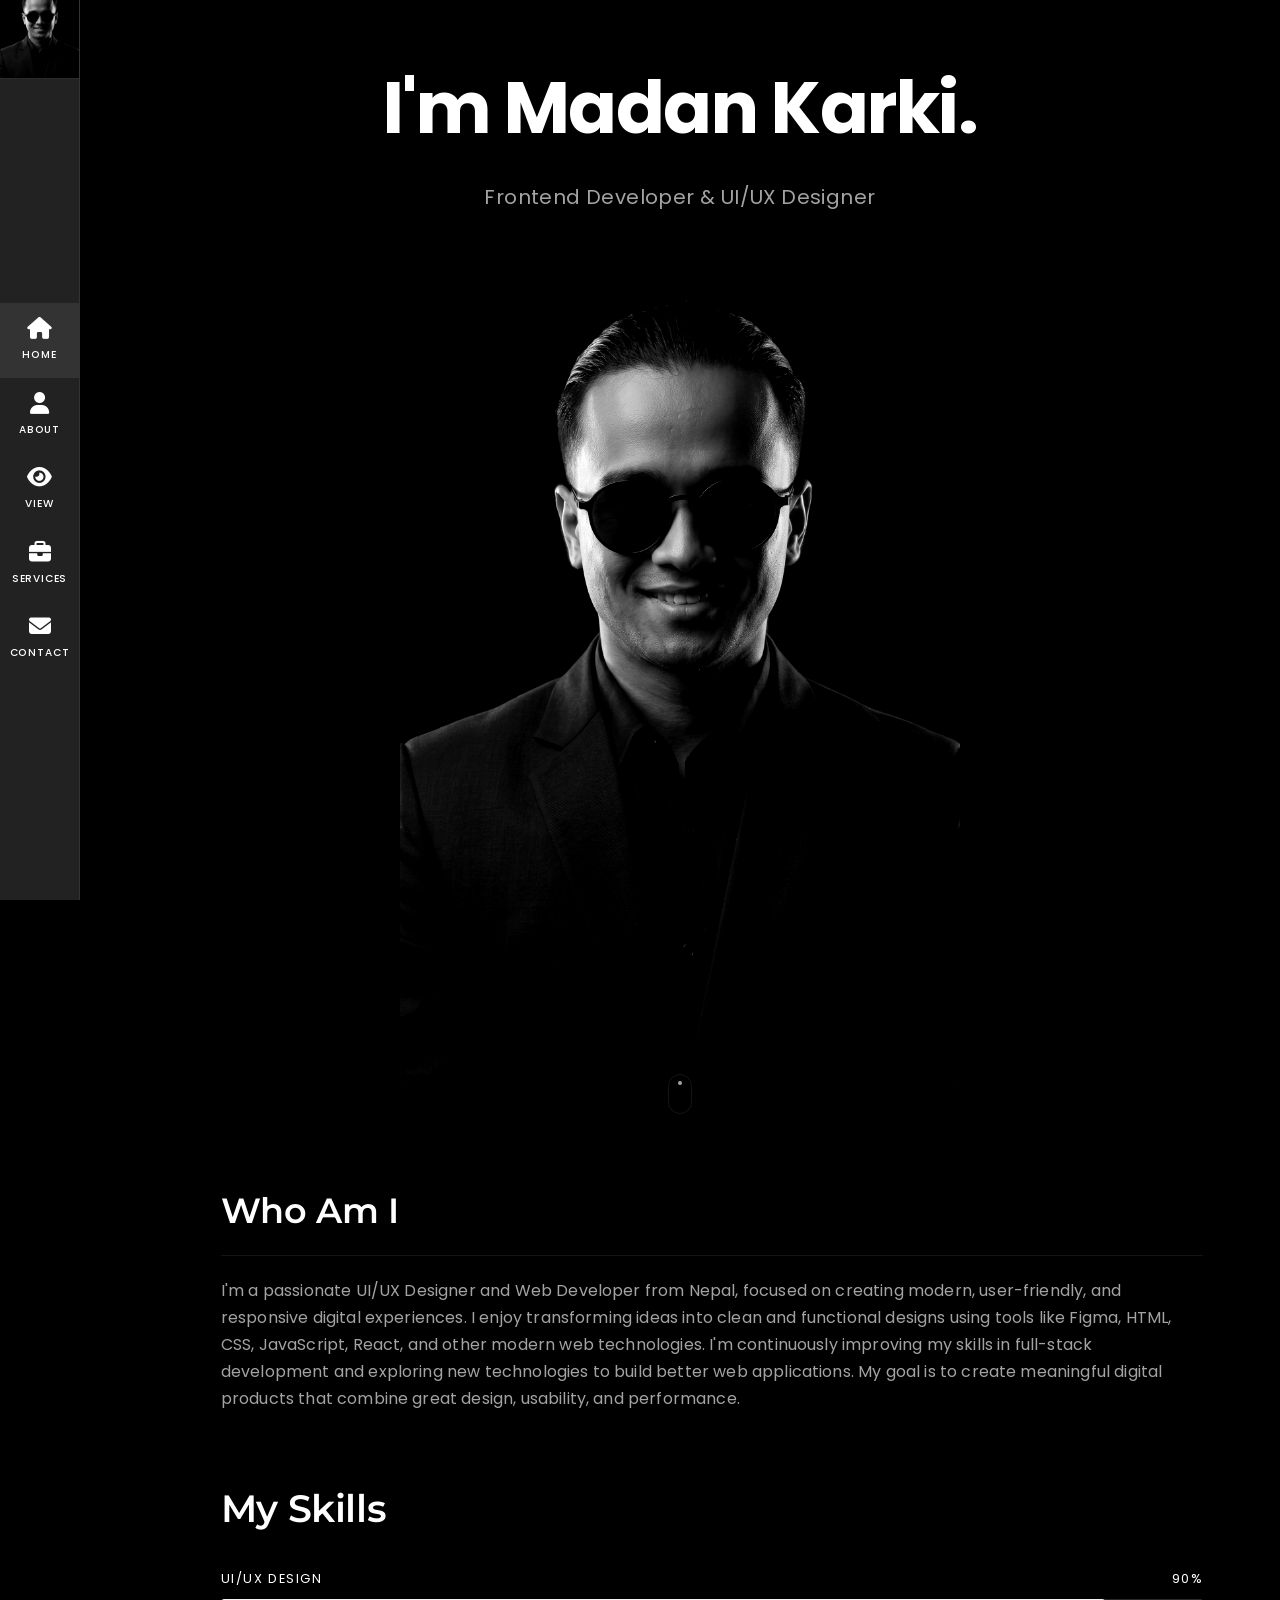
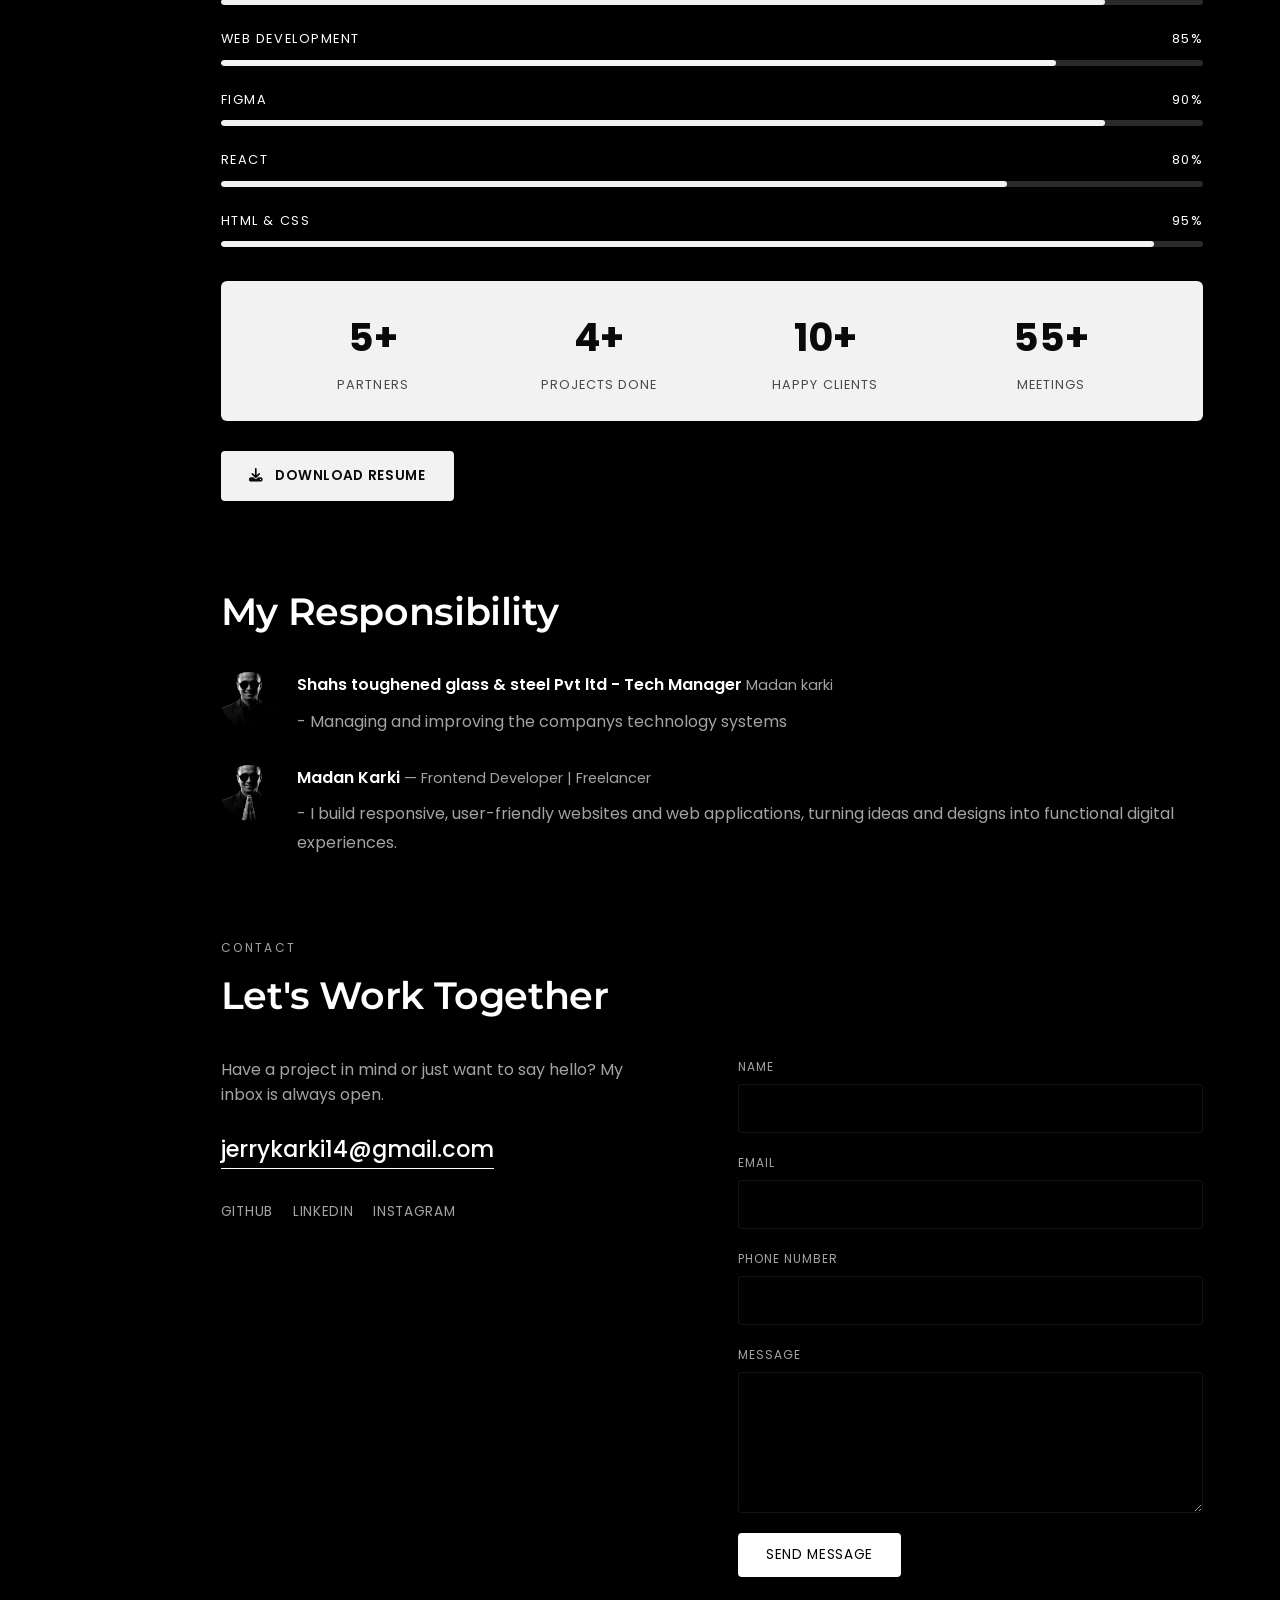
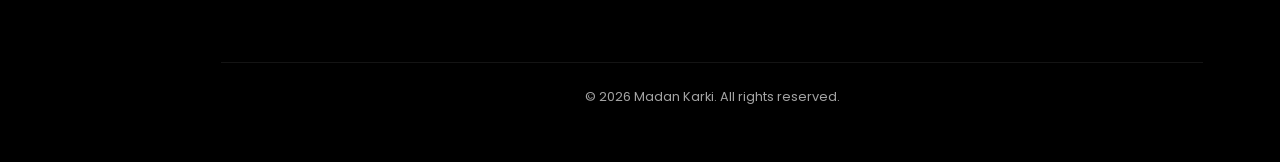
<file: index.html>
<!DOCTYPE html>
<html lang="en">

<head>
  <meta charset="UTF-8">
  <meta name="viewport" content="width=device-width, initial-scale=1.0">
  <title>Madan Karki | UI/UX Designer &amp; Frontend Developer</title>
  <script async src="https://pagead2.googlesyndication.com/pagead/js/adsbygoogle.js?client=ca-pub-5189875161219040"
    crossorigin="anonymous"></script>


  <meta name="description"
    content="Official portfolio of Madan Karki - UI/UX Designer & Frontend Developer from Nepal. Specializing in modern web design, responsive frontend development, and custom digital solutions.">
  <meta name="keywords"
    content="Madan Karki, UI/UX Designer, Frontend Developer, Web Developer Nepal, Figma Designer, Custom Software, Web Hosting">
  <meta name="author" content="Madan Karki">
  <meta name="robots" content="index, follow">

  <!-- Canonical & Social Previews -->
  <link rel="canonical" href="https://madankarki11.com.np/">
  <meta property="og:type" content="website">
  <meta property="og:title" content="Madan Karki | UI/UX Designer &amp; Frontend Developer">
  <meta property="og:description"
    content="Official portfolio of Madan Karki - UI/UX Designer & Frontend Developer from Nepal. Specializing in modern web design, responsive frontend development, and custom digital solutions.">
  <meta property="og:url" content="https://madankarki11.com.np/">
  <meta property="og:image" content="https://madankarki11.com.np/assets/images/profile.jpg">
  <meta name="twitter:card" content="summary_large_image">
  <meta name="twitter:title" content="Madan Karki | UI/UX Designer &amp; Frontend Developer">
  <meta name="twitter:description"
    content="Official portfolio of Madan Karki - UI/UX Designer & Frontend Developer from Nepal.">
  <meta name="twitter:image" content="https://madankarki11.com.np/assets/images/profile.jpg">

  <!-- Favicon -->
  <link rel="icon" type="image/jpeg" href="assets/images/profile.jpg">

  <!-- Fonts & Icons -->
  <link rel="preconnect" href="https://fonts.googleapis.com">
  <link rel="preconnect" href="https://fonts.gstatic.com" crossorigin>
  <link
    href="https://fonts.googleapis.com/css2?family=Montserrat:wght@400;500;600;700&family=Poppins:wght@300;400;500;600;700&display=swap"
    rel="stylesheet">
  <link rel="stylesheet" href="https://cdnjs.cloudflare.com/ajax/libs/font-awesome/6.5.1/css/all.min.css"
    integrity="sha512-DTOQO9RWCH3ppGqcWaEA1BIZOC6xxalwEsw9c2QQeAIftl+Vegovlnee1c9QX4TctnWMn13TZye+giMm8e2LwA=="
    crossorigin="anonymous" referrerpolicy="no-referrer">
  <link rel="stylesheet" href="css/styles.css?v=3.0">
</head>

<body>

  <!-- Sidebar Navigation -->
  <aside class="sidebar" id="sidebar">
    <div class="sidebar__profile">
      <img src="assets/images/profile.jpg" alt="Madan Karki profile photo" class="sidebar__profile-img">
    </div>
    <nav class="sidebar__nav" aria-label="Primary">
      <ul>
        <li>
          <a href="#home" class="nav-link active" data-section="home">
            <i class="nav-icon fa-solid fa-house"></i>
            <span>Home</span>
          </a>
        </li>
        <li>
          <a href="#about" class="nav-link" data-section="about">
            <i class="nav-icon fa-solid fa-user"></i>
            <span>About</span>
          </a>
        </li>
        <li>
          <a href="view.html" class="nav-link" data-section="projects">
            <i class="nav-icon fa-solid fa-eye"></i>
            <span>View</span>
          </a>
        </li>
        <li>
          <a href="services.html" class="nav-link" data-section="services">
            <i class="nav-icon fa-solid fa-briefcase"></i>
            <span>Services</span>
          </a>
        </li>
        <li>
          <a href="#contact" class="nav-link" data-section="contact">
            <i class="nav-icon fa-solid fa-envelope"></i>
            <span>Contact</span>
          </a>
        </li>
      </ul>
    </nav>
  </aside>

  <!-- Main Content -->
  <main class="main">

    <!-- Home / Hero Section -->
    <section id="home" class="section hero">
      <div class="hero__text">
        <h1 class="hero__title">I'm <span>Madan Karki.</span></h1>
        <p class="hero__subtitle">Frontend Developer &amp; UI/UX Designer</p>
      </div>
      <div class="hero__image-wrap" id="hero-image-wrap" role="button" tabindex="0" aria-label="Toggle portrait photo">
        <img src="assets/images/hero.jpg" alt="Portrait of Madan Karki" class="hero__image hero__image--primary"
          width="992" height="1108" loading="eager" decoding="async">
        <img src="assets/images/hover.jpg" alt="Portrait of Madan Karki greeting" class="hero__image hero__image--hover"
          width="992" height="1108" loading="eager" decoding="async">
      </div>
      <a href="#about" class="scroll-cue" aria-label="Scroll to About section">
        <span></span>
      </a>
    </section>

    <!-- Intro Section -->
    <section id="about" class="section intro">
      <div class="intro__inner">
        <h2 class="intro__heading">Who Am I</h2>
        <hr class="intro__divider">
        <p class="intro__text">
          I'm a passionate UI/UX Designer and Web Developer from Nepal, focused on creating modern,
          user-friendly, and responsive digital experiences. I enjoy transforming ideas into clean
          and functional designs using tools like Figma, HTML, CSS, JavaScript, React, and other
          modern web technologies. I'm continuously improving my skills in full-stack development
          and exploring new technologies to build better web applications. My goal is to create
          meaningful digital products that combine great design, usability, and performance.
        </p>
      </div>
    </section>

    <!-- Skills Section -->
    <section id="skills" class="section skills">
      <div class="section-header">
        <h2 class="section-title">My Skills</h2>
      </div>

      <div class="skills__bars">
        <div class="skill-bar">
          <div class="skill-bar__label">
            <span>UI/UX Design</span>
            <span>90%</span>
          </div>
          <div class="skill-bar__track">
            <div class="skill-bar__fill" style="width: 90%;"></div>
          </div>
        </div>

        <div class="skill-bar">
          <div class="skill-bar__label">
            <span>Web Development</span>
            <span>85%</span>
          </div>
          <div class="skill-bar__track">
            <div class="skill-bar__fill" style="width: 85%;"></div>
          </div>
        </div>

        <div class="skill-bar">
          <div class="skill-bar__label">
            <span>Figma</span>
            <span>90%</span>
          </div>
          <div class="skill-bar__track">
            <div class="skill-bar__fill" style="width: 90%;"></div>
          </div>
        </div>

        <div class="skill-bar">
          <div class="skill-bar__label">
            <span>React</span>
            <span>80%</span>
          </div>
          <div class="skill-bar__track">
            <div class="skill-bar__fill" style="width: 80%;"></div>
          </div>
        </div>

        <div class="skill-bar">
          <div class="skill-bar__label">
            <span>HTML &amp; CSS</span>
            <span>95%</span>
          </div>
          <div class="skill-bar__track">
            <div class="skill-bar__fill" style="width: 95%;"></div>
          </div>
        </div>
      </div>

      <div class="stats">
        <div class="stats__item">
          <span class="stats__number">5+</span>
          <span class="stats__label">Partners</span>
        </div>
        <div class="stats__item">
          <span class="stats__number">4+</span>
          <span class="stats__label">Projects Done</span>
        </div>
        <div class="stats__item">
          <span class="stats__number">10+</span>
          <span class="stats__label">Happy Clients</span>
        </div>
        <div class="stats__item">
          <span class="stats__number">55+</span>
          <span class="stats__label">Meetings</span>
        </div>
      </div>

      <a href="assets/documents/resume.pdf" class="btn-resume" download="Madan Karki - Cv.pdf">
        <i class="fa-solid fa-download"></i>
        <span>Download Resume</span>
      </a>
    </section>

    <!-- Reputation Section -->
    <section id="reputation" class="section reputation">
      <div class="section-header">
        <h2 class="section-title">My Responsibility</h2>
      </div>

      <div class="reputation__list">
        <article class="testimonial">
          <img src="assets/images/testimonial1.jpg" alt="Madan Karki" class="testimonial__avatar">
          <div class="testimonial__body">
            <p class="testimonial__meta"><span class="testimonial__name">Shahs toughened glass & steel Pvt ltd - Tech
                Manager</span>
              <span class="testimonial__position"> Madan karki</span>
            </p>
            <p class="testimonial__quote">- Managing and improving the companys technology systems</p>
          </div>
        </article>

        <article class="testimonial">
          <img src="assets/images/testimonial2.jpg" alt="Madan Karki" class="testimonial__avatar">
          <div class="testimonial__body">
            <p class="testimonial__meta"><span class="testimonial__name">Madan Karki</span> <span
                class="testimonial__position">— Frontend Developer | Freelancer</span></p>
            <p class="testimonial__quote">- I build responsive, user-friendly websites and web applications, turning
              ideas and designs into functional digital experiences.</p>
          </div>
        </article>
      </div>
    </section>


    <!-- Contact Section -->
    <section id="contact" class="section contact">
      <div class="section-header">
        <p class="section-kicker">Contact</p>
        <h2 class="section-title">Let's Work Together</h2>
      </div>

      <div class="contact__grid">
        <div class="contact__info">
          <p class="contact__lead">Have a project in mind or just want to say hello? My inbox is always open.</p>

          <a href="mailto:jerrykarki14@gmail.com" class="contact__email">jerrykarki14@gmail.com</a>

          <div class="socials">
            <a href="#" target="_blank" rel="noopener noreferrer" aria-label="GitHub">GitHub</a>
            <a href="https://www.linkedin.com/in/madan-karki-a8a885264/" target="_blank" rel="noopener noreferrer"
              aria-label="LinkedIn">LinkedIn</a>
            <a href="https://www.instagram.com/_madan11__/" target="_blank" rel="noopener noreferrer"
              aria-label="Instagram">Instagram</a>
          </div>
        </div>

        <form class="contact__form" id="contact-form" action="https://api.web3forms.com/submit" method="POST">
          <input type="hidden" name="access_key" id="access_key" value="31489a87-dd0b-47f9-937f-8198e674b238">
          <input type="hidden" name="subject" value="New Portfolio Contact Message">
          <input type="hidden" name="from_name" value="Madan Karki Portfolio">
          <div class="form-row">
            <label for="name">Name</label>
            <input type="text" id="name" name="name" required autocomplete="name">
          </div>
          <div class="form-row">
            <label for="email">Email</label>
            <input type="email" id="email" name="email" required autocomplete="email">
          </div>
          <div class="form-row">
            <label for="number">Phone Number</label>
            <input type="number" id="number" name="number" autocomplete="tel">
          </div>
          <div class="form-row">
            <label for="message">Message</label>
            <textarea id="message" name="message" rows="5" required></textarea>
          </div>
          <button type="submit" class="btn-submit">Send Message</button>
          <p class="form-status" id="form-status" role="status"></p>
        </form>
      </div>

      <footer class="footer">
        <p>&copy; <span id="year"></span> Madan Karki. All rights reserved.</p>
      </footer>
    </section>

  </main>

  <script src="js/main.js?v=3.0"></script>
</body>

</html>
</file>
<file: css/styles.css>
/* =========================================
   Reset & base
========================================= */
* {
  margin: 0;
  padding: 0;
  box-sizing: border-box;
}

:root {
  --bg: black;
  --bg-elevated: black;
  --sidebar-bg: #222222;
  --text-primary: #ffffff;
  --text-secondary: #a3a3a3;
  --border-subtle: rgba(255, 255, 255, 0.08);
  --accent: #ffffff;
  --sidebar-width: 80px;
  --transition-fast: 0.2s ease;
  --transition-med: 0.35s ease;
  --font: 'Poppins', -apple-system, BlinkMacSystemFont, 'Segoe UI', sans-serif;
}

html {
  scroll-behavior: smooth;
}

body {
  font-family: var(--font);
  background: var(--bg);
  color: var(--text-primary);
  overflow-x: hidden;
  line-height: 1.6;
}

img {
  max-width: 100%;
  display: block;
}

ul {
  list-style: none;
}

a {
  color: inherit;
  text-decoration: none;
}

section.section {
  padding: 50px 6vw;
  display: flex;
  flex-direction: column;
}

.section-header {
  margin-bottom: 30px;
}

.section-kicker {
  text-transform: uppercase;
  letter-spacing: 0.2em;
  font-size: 0.75rem;
  color: var(--text-secondary);
  margin-bottom: 8px;
}

.section-title {
  font-size: clamp(1.8rem, 3vw, 2.6rem);
  font-weight: 600;
  color: var(--text-primary);
  font-family: 'Montserrat', sans-serif;
  letter-spacing: -0.01em;
}

/* =========================================
   Sidebar
========================================= */
.sidebar {
  position: fixed;
  top: 0;
  left: 0;
  height: 100vh;
  width: var(--sidebar-width);
  background: var(--sidebar-bg);
  border-right: 1px solid var(--border-subtle);
  display: flex;
  flex-direction: column;
  align-items: center;
  z-index: 100;
}

.sidebar__profile {
  width: 100%;
  aspect-ratio: 1 / 1;
  overflow: hidden;
  border-bottom: 1px solid var(--border-subtle);
  background: #1a1a1a;
}

.sidebar__profile-img {
  width: 100%;
  height: 100%;
  object-fit: cover;
  filter: grayscale(100%) contrast(1.1);
  opacity: 1;
  transition: opacity 0.35s ease, filter 0.35s ease;
}

.sidebar__nav {
  flex: 1;
  display: flex;
  align-items: center;
  width: 100%;
}

.sidebar__nav ul {
  width: 100%;
  display: flex;
  flex-direction: column;
}

.nav-link {
  display: flex;
  flex-direction: column;
  align-items: center;
  justify-content: center;
  gap: 8px;
  width: 100%;
  min-height: 74px;
  padding: 14px 6px;
  background: var(--sidebar-bg);
  color: #ffffff;
  transition: background var(--transition-fast), color var(--transition-fast);
}

.nav-link:hover,
.nav-link:focus-visible {
  background: #ffffff;
  color: #000000;
}

.nav-link:hover .nav-icon,
.nav-link:hover span {
  color: #000000;
}

.nav-link.active {
  background: #333333;
  color: #ffffff;
}

.nav-link.active:hover {
  background: #ffffff;
  color: #000000;
}

.nav-icon {
  font-size: 22px;
  line-height: 1;
  color: inherit;
  transition: color var(--transition-fast), transform var(--transition-fast);
}

.nav-link:hover .nav-icon {
  transform: translateY(-1px);
}

.nav-link span {
  font-size: 0.65rem;
  font-weight: 500;
  letter-spacing: 0.08em;
  text-transform: uppercase;
  color: inherit;
  transition: color var(--transition-fast);
}

/* =========================================
   Main content offset
========================================= */
.main {
  margin-left: var(--sidebar-width);
}

/* =========================================
   Hero
========================================= */
.hero {
  min-height: 100vh;
  justify-content: center;
  align-items: center;
  text-align: center;
  gap: 40px;
  position: relative;
  padding-top: 100px;
  padding-bottom: 80px;
}

.hero__text {
  max-width: 720px;
}

.hero__title {
  font-size: clamp(2.4rem, 6vw, 4.5rem);
  font-weight: 700;
  letter-spacing: -0.02em;
  color: var(--text-primary);
}

.hero__title span {
  color: var(--text-primary);
}

.hero__subtitle {
  margin-top: 16px;
  font-size: clamp(1rem, 1.6vw, 1.25rem);
  color: var(--text-secondary);
  letter-spacing: 0.02em;
}

.hero__image-wrap {
  position: relative;
  width: min(560px, 90vw);
  max-width: 100%;
  margin: 0 auto;
  border-radius: 6px;
  overflow: hidden;
  background: #0d0d0d;
  box-shadow: 0 25px 50px rgba(0, 0, 0, 0.6);
  cursor: pointer;
  -webkit-tap-highlight-color: transparent;
  user-select: none;
}

.hero__image {
  width: 100%;
  height: auto;
  display: block;
  object-fit: cover;
  filter: grayscale(100%) contrast(1.15);
  transition: opacity 0.5s cubic-bezier(0.4, 0, 0.2, 1), transform 0.5s cubic-bezier(0.4, 0, 0.2, 1), filter 0.35s ease;
}

.hero__image--primary {
  opacity: 1;
  transform: scale(1);
}

.hero__image--hover {
  position: absolute;
  top: 0;
  left: 0;
  width: 100%;
  height: 100%;
  opacity: 0;
  transform: scale(1);
  pointer-events: none;
}

/* Desktop Hover */
@media (hover: hover) {
  .hero__image-wrap:hover .hero__image--primary {
    opacity: 0;
    transform: scale(1.02);
  }

  .hero__image-wrap:hover .hero__image--hover {
    opacity: 1;
    transform: scale(1.02);
  }
}

/* Active / Mobile Tap State */
.hero__image-wrap.is-active .hero__image--primary {
  opacity: 0;
  transform: scale(1.02);
}

.hero__image-wrap.is-active .hero__image--hover {
  opacity: 1;
  transform: scale(1.02);
}

.scroll-cue {
  position: absolute;
  bottom: 24px;
  left: 50%;
  transform: translateX(-50%);
  width: 24px;
  height: 40px;
  border: 1px solid var(--border-subtle);
  border-radius: 20px;
  display: flex;
  justify-content: center;
  padding-top: 6px;
}

.scroll-cue span {
  width: 4px;
  height: 4px;
  background: var(--text-secondary);
  border-radius: 50%;
  animation: scrollcue 1.6s infinite;
}

@keyframes scrollcue {
  0% {
    opacity: 1;
    transform: translateY(0);
  }

  100% {
    opacity: 0;
    transform: translateY(14px);
  }
}

/* =========================================
   Intro (below hero image)
========================================= */
section.intro,
.intro {
  min-height: 0;
  background: #000;
  padding: 45px 6vw 30px;
  display: block;
}

.intro__inner {
  max-width: 1060px;
  margin-left: clamp(24px, 5vw, 70px);
}

.intro__heading {
  font-size: clamp(1.6rem, 3vw, 2.2rem);
  font-weight: 600;
  color: var(--text-primary);
  margin-bottom: 16px;
  font-family: 'Montserrat', sans-serif;
  letter-spacing: -0.01em;
}

.intro__divider {
  border: none;
  border-top: 1px solid var(--border-subtle);
  margin-bottom: 22px;
}

.intro__text {
  color: var(--text-secondary);
  font-size: clamp(1rem, 1.15vw, 1.1rem);
  line-height: 1.68;
  letter-spacing: 0.01em;
}

/* =========================================
   About
========================================= */
.about__grid {
  display: grid;
  grid-template-columns: 1.2fr 1fr 1fr;
  gap: 48px;
}

.about__intro p {
  color: var(--text-secondary);
  margin-bottom: 16px;
}

.about__skills h3,
.about__experience h3 {
  font-size: 1rem;
  text-transform: uppercase;
  letter-spacing: 0.1em;
  margin-bottom: 20px;
  color: var(--text-primary);
}

.skill-list li {
  color: var(--text-secondary);
  padding: 8px 0;
  border-bottom: 1px solid var(--border-subtle);
}

.timeline li {
  padding-bottom: 20px;
  margin-bottom: 20px;
  border-bottom: 1px solid var(--border-subtle);
}

.timeline__year {
  display: block;
  font-size: 0.75rem;
  letter-spacing: 0.08em;
  text-transform: uppercase;
  color: var(--text-secondary);
  margin-bottom: 4px;
}

.timeline__role {
  display: block;
  font-weight: 500;
  margin-bottom: 6px;
}

.timeline p {
  color: var(--text-secondary);
  font-size: 0.9rem;
}

/* =========================================
   Skills
========================================= */
section.skills,
.skills {
  min-height: 0;
  padding: 35px 6vw 45px;
  background: #000;
  display: flex;
  flex-direction: column;
}

.skills .section-header {
  max-width: 1060px;
  margin-left: clamp(24px, 5vw, 70px);
  margin-bottom: 30px;
}

.skills__bars {
  display: flex;
  flex-direction: column;
  gap: 24px;
  max-width: 1060px;
  margin-left: clamp(24px, 5vw, 70px);
  margin-bottom: 34px;
  text-align: center;
}

.skill-bar__label {
  display: flex;
  justify-content: space-between;
  margin-bottom: 10px;
  font-size: 0.8rem;
  letter-spacing: 0.12em;
  text-transform: uppercase;
  color: var(--text-primary);
}

.skill-bar__track {
  width: 100%;
  height: 6px;
  background: #2a2a2a;
  border-radius: 3px;
  overflow: hidden;
}

.skill-bar__fill {
  height: 100%;
  background: #f2f2f2;
  border-radius: 3px;
  transition: width 1s ease;
}

.stats {
  display: flex;
  justify-content: space-between;
  align-items: center;
  gap: 24px;
  background: #f2f2f2;
  border-radius: 6px;
  padding: 26px 4vw;
  max-width: 1060px;
  margin-left: clamp(24px, 5vw, 70px);
  margin-bottom: 30px;
}

.stats__item {
  display: flex;
  flex-direction: column;
  align-items: center;
  gap: 6px;
  flex: 1;
  text-align: center;
}

.stats__number {
  font-size: clamp(1.8rem, 3vw, 2.6rem);
  font-weight: 700;
  color: #0a0a0a;
}

.stats__label {
  font-size: 0.8rem;
  letter-spacing: 0.08em;
  text-transform: uppercase;
  color: #4a4a4a;
}

.btn-resume {
  align-self: flex-start;
  width: fit-content;
  display: inline-flex;
  align-items: center;
  gap: 12px;
  background: #f2f2f2;
  color: #0a0a0a;
  padding: 14px 28px;
  border-radius: 4px;
  font-size: 0.85rem;
  font-weight: 600;
  letter-spacing: 0.05em;
  text-transform: uppercase;
  margin-left: clamp(24px, 5vw, 70px);
  transition: background var(--transition-fast), transform var(--transition-fast);
}

.btn-resume:hover {
  background: #ffffff;
  transform: translateY(-2px);
}

/* =========================================
   Reputation
========================================= */
section.reputation,
.reputation {
  min-height: 0;
  padding: 35px 6vw 45px;
  background: #000;
  display: flex;
  flex-direction: column;
}

.reputation .section-header {
  max-width: 1060px;
  margin-left: clamp(24px, 5vw, 70px);
  margin-bottom: 30px;
}

.reputation__list {
  display: flex;
  flex-direction: column;
  gap: 28px;
  max-width: 1060px;
  margin-left: clamp(24px, 5vw, 70px);
}

.testimonial {
  display: flex;
  align-items: flex-start;
  gap: 20px;
}

.testimonial__avatar {
  width: 56px;
  height: 56px;
  flex-shrink: 0;
  border-radius: 50%;
  object-fit: cover;
  filter: grayscale(100%) contrast(1.1);
}

.testimonial__meta {
  margin-bottom: 10px;
}

.testimonial__name {
  color: var(--text-primary);
  font-weight: 600;
}

.testimonial__position {
  color: var(--text-secondary);
  font-size: 0.9rem;
}

.testimonial__quote {
  color: var(--text-secondary);
  line-height: 1.8;
}

/* =========================================
   Projects
========================================= */
.project-grid {
  display: grid;
  grid-template-columns: repeat(3, 1fr);
  gap: 32px;
}

.project-card {
  background: var(--bg-elevated);
  border: 1px solid var(--border-subtle);
  border-radius: 6px;
  overflow: hidden;
  transition: transform var(--transition-med), border-color var(--transition-med);
}

.project-card:hover {
  transform: translateY(-6px);
  border-color: rgba(255, 255, 255, 0.2);
}

.project-card__image {
  aspect-ratio: 16 / 10;
  overflow: hidden;
  background: #1a1a1a;
}

.project-card__image img {
  width: 100%;
  height: 100%;
  object-fit: cover;
  filter: grayscale(60%);
  transition: filter var(--transition-med), transform var(--transition-med);
}

.project-card:hover .project-card__image img {
  filter: grayscale(0%);
  transform: scale(1.05);
}

.project-card__body {
  padding: 24px;
}

.project-card__body h3 {
  font-size: 1.1rem;
  margin-bottom: 10px;
}

.project-card__body p {
  color: var(--text-secondary);
  font-size: 0.9rem;
  margin-bottom: 16px;
}

.tags {
  display: flex;
  flex-wrap: wrap;
  gap: 8px;
  margin-bottom: 20px;
}

.tags span {
  font-size: 0.7rem;
  letter-spacing: 0.05em;
  text-transform: uppercase;
  color: var(--text-secondary);
  border: 1px solid var(--border-subtle);
  padding: 4px 10px;
  border-radius: 20px;
}

.btn-view {
  display: inline-block;
  font-size: 0.8rem;
  letter-spacing: 0.05em;
  text-transform: uppercase;
  padding: 10px 20px;
  border: 1px solid var(--text-primary);
  border-radius: 4px;
  transition: background var(--transition-fast), color var(--transition-fast);
}

.btn-view:hover {
  background: var(--text-primary);
  color: #000;
}

/* =========================================
   Services Page Showcase
========================================= */
.services-hero {
  min-height: 100vh;
  padding: 60px 4vw 80px;
  display: flex;
  flex-direction: column;
  align-items: center;
  justify-content: center;
  text-align: center;
}

.services-hero .hero__text {
  max-width: 700px;
  text-align: center;
  margin: 0 auto;
}

.services-hero .hero__title {
  font-size: clamp(2rem, 4vw, 3rem);
  font-weight: 700;
  color: var(--text-primary);
  margin-bottom: 10px;
}

.services-hero .hero__subtitle {
  font-size: clamp(1rem, 1.4vw, 1.2rem);
  color: var(--text-secondary);
}

.services-showcase-grid {
  display: flex;
  flex-direction: row;
  justify-content: center;
  align-items: stretch;
  gap: 36px;
  flex-wrap: wrap;
  max-width: 820px;
  width: 100%;
  margin: 36px auto 0;
}

.services-showcase-wrap {
  position: relative;
  flex: 1 1 300px;
  max-width: 340px;
  min-width: 280px;
  perspective: 1200px;
}

/* Subtle glowing triangular backdrop accents */
.services-triangle-backdrop {
  position: absolute;
  top: -16px;
  left: -16px;
  width: 90px;
  height: 90px;
  background: linear-gradient(135deg, rgba(163, 230, 53, 0.35), rgba(163, 230, 53, 0.02));
  clip-path: polygon(0% 0%, 100% 0%, 0% 100%);
  border-radius: 6px;
  filter: blur(3px);
  pointer-events: none;
  z-index: 0;
  animation: triangleGlow 4s ease-in-out infinite alternate;
}

.services-triangle-backdrop--bottom {
  top: auto;
  bottom: -14px;
  right: -14px;
  left: auto;
  width: 80px;
  height: 80px;
  background: linear-gradient(315deg, rgba(163, 230, 53, 0.3), transparent);
  clip-path: polygon(100% 100%, 0% 100%, 100% 0%);
}

.services-triangle-backdrop--purple {
  background: linear-gradient(135deg, rgba(168, 85, 247, 0.4), rgba(168, 85, 247, 0.02));
}

.services-triangle-backdrop--purple-bottom {
  top: auto;
  bottom: -14px;
  right: -14px;
  left: auto;
  width: 80px;
  height: 80px;
  background: linear-gradient(315deg, rgba(168, 85, 247, 0.35), transparent);
  clip-path: polygon(100% 100%, 0% 100%, 100% 0%);
}

@keyframes triangleGlow {
  0% {
    opacity: 0.6;
    transform: scale(0.96) rotate(0deg);
  }

  100% {
    opacity: 1;
    transform: scale(1.06) rotate(3deg);
  }
}

/* Angled Mockup Card with Triangular 3D Perspective */
.services-mockup-card {
  position: relative;
  z-index: 1;
  background: #0f0f0f;
  border: 1px solid rgba(255, 255, 255, 0.14);
  border-radius: 14px;
  overflow: hidden;
  box-shadow: 0 25px 60px rgba(0, 0, 0, 0.8), 0 0 35px rgba(163, 230, 53, 0.08);
  transform: perspective(1000px) rotateY(-3deg) rotateX(2deg) rotate(-1deg);
  transform-origin: center center;
  transition: transform 0.5s cubic-bezier(0.2, 0.8, 0.2, 1),
    border-color 0.4s ease,
    box-shadow 0.4s ease;
  cursor: zoom-in;
  display: flex;
  flex-direction: column;
  height: 100%;
}

.services-mockup-card--purple {
  box-shadow: 0 25px 60px rgba(0, 0, 0, 0.8), 0 0 35px rgba(168, 85, 247, 0.08);
  transform: perspective(1000px) rotateY(3deg) rotateX(2deg) rotate(1deg);
}

.services-mockup-card:hover {
  transform: perspective(1000px) rotateY(0deg) rotateX(0deg) rotate(0deg) scale(1.02);
  border-color: rgba(163, 230, 53, 0.5);
  box-shadow: 0 30px 70px rgba(0, 0, 0, 0.9), 0 0 50px rgba(163, 230, 53, 0.22);
}

.services-mockup-card--purple:hover {
  border-color: rgba(168, 85, 247, 0.6);
  box-shadow: 0 30px 70px rgba(0, 0, 0, 0.9), 0 0 50px rgba(168, 85, 247, 0.25);
}

.services-mockup-header {
  display: flex;
  align-items: center;
  justify-content: space-between;
  padding: 12px 16px;
  background: #161616;
  border-bottom: 1px solid rgba(255, 255, 255, 0.08);
}

.services-mockup-dots {
  display: flex;
  gap: 6px;
}

.services-mockup-dots span {
  width: 9px;
  height: 9px;
  border-radius: 50%;
}

.services-mockup-dots span:nth-child(1) {
  background: #ff5f56;
}

.services-mockup-dots span:nth-child(2) {
  background: #ffbd2e;
}

.services-mockup-dots span:nth-child(3) {
  background: #27c93f;
}

.services-mockup-title {
  font-size: 0.8rem;
  font-weight: 500;
  color: var(--text-primary);
  display: flex;
  align-items: center;
  gap: 8px;
  letter-spacing: 0.02em;
}

.services-mockup-title i {
  color: #a3e635;
}

.services-mockup-title--purple i {
  color: #c084fc;
}

.services-mockup-hint {
  font-size: 0.7rem;
  color: var(--text-secondary);
  text-transform: uppercase;
  letter-spacing: 0.05em;
}

.services-mockup-body {
  position: relative;
  background: #080808;
  overflow: hidden;
  flex: 1;
}

.services-mockup-img {
  width: 100%;
  height: 100%;
  display: block;
  object-fit: cover;
  transition: transform 0.4s ease;
}

.services-mockup-card:hover .services-mockup-img {
  transform: scale(1.015);
}

/* Services CTA & Description Block */
.services-cta-wrap {
  margin: 44px auto 0;
  max-width: 780px;
  width: 100%;
  display: flex;
  flex-direction: column;
  align-items: center;
  text-align: center;
  gap: 26px;
  position: relative;
  z-index: 1;
}

.services-description {
  font-size: clamp(0.92rem, 1.1vw, 1.05rem);
  line-height: 1.85;
  color: #c4c4c4;
  max-width: 720px;
  letter-spacing: 0.01em;
  margin: 0;
}

.services-connect-btn {
  display: inline-flex;
  align-items: center;
  justify-content: center;
  gap: 10px;
  background: #ffffff;
  color: #000000;
  font-size: 0.85rem;
  font-weight: 600;
  letter-spacing: 0.06em;
  text-transform: uppercase;
  padding: 12px 28px;
  border-radius: 4px;
  border: 1px solid #ffffff;
  text-decoration: none;
  cursor: pointer;
  transition: background var(--transition-fast), color var(--transition-fast), border-color var(--transition-fast);
}

.services-connect-btn i {
  font-size: 0.85rem;
}

.services-connect-btn:hover {
  background: transparent;
  color: #ffffff;
  border-color: #ffffff;
}

/* =========================================
   View Page (UI/UX Design Showcase)
========================================= */
.view-hero {
  min-height: 100vh;
  padding-top: 60px;
  padding-bottom: 80px;
  justify-content: flex-start;
  gap: 24px;
}

.view-hero__badges {
  display: flex;
  flex-wrap: wrap;
  gap: 12px;
  justify-content: center;
  margin-top: 16px;
}

.badge {
  display: inline-flex;
  align-items: center;
  gap: 8px;
  padding: 8px 18px;
  background: #161616;
  border: 1px solid var(--border-subtle);
  border-radius: 999px;
  font-size: 0.8rem;
  color: var(--text-secondary);
  letter-spacing: 0.04em;
  transition: border-color var(--transition-fast), color var(--transition-fast), transform var(--transition-fast), background var(--transition-fast), box-shadow var(--transition-fast);
}

.badge:hover {
  border-color: rgba(255, 255, 255, 0.3);
  color: var(--text-primary);
  transform: translateY(-2px);
}

.badge i {
  color: var(--text-primary);
}

.badge--btn {
  cursor: pointer;
  font-family: inherit;
  outline: none;
  background: #1a1a1a;
  border-color: rgba(255, 255, 255, 0.2);
  color: var(--text-primary);
}

.badge--btn:hover,
.badge--btn:focus-visible {
  border-color: rgba(255, 255, 255, 0.6);
  background: #252525;
  box-shadow: 0 4px 15px rgba(0, 0, 0, 0.4);
}

.badge-arrow {
  font-size: 0.7rem;
  transition: transform var(--transition-fast);
  opacity: 0.7;
}

.badge--btn.is-active {
  background: #ffffff;
  color: #000000;
  border-color: #ffffff;
  box-shadow: 0 0 20px rgba(255, 255, 255, 0.3);
}

.badge--btn.is-active i {
  color: #000000;
}

.badge--btn.is-active .badge-arrow {
  transform: rotate(180deg);
}

/* =========================================
   Figma Project Preview Box
========================================= */
.figma-preview-wrapper {
  max-width: 1040px;
  width: 100%;
  margin: 0 auto;
  opacity: 0;
  max-height: 0;
  overflow: hidden;
  transform: translateY(10px);
  transition: opacity 0.35s ease,
    max-height 0.45s ease,
    transform 0.35s ease,
    margin 0.3s ease;
  pointer-events: none;
}

.figma-preview-wrapper.is-open {
  opacity: 1;
  max-height: 2600px;
  margin-top: 32px;
  transform: translateY(0);
  pointer-events: auto;
  overflow: visible;
}

.figma-preview-card {
  background: #111111;
  border: 1px solid rgba(255, 255, 255, 0.12);
  border-radius: 10px;
  overflow: hidden;
  box-shadow: 0 20px 50px rgba(0, 0, 0, 0.7);
  display: flex;
  flex-direction: column;
}

.figma-preview-header {
  display: flex;
  align-items: center;
  justify-content: space-between;
  padding: 12px 18px;
  background: #181818;
  border-bottom: 1px solid rgba(255, 255, 255, 0.08);
}

.figma-preview-dots {
  display: flex;
  gap: 6px;
}

.figma-preview-dots span {
  width: 10px;
  height: 10px;
  border-radius: 50%;
}

.figma-preview-dots span:nth-child(1) {
  background: #ff5f56;
}

.figma-preview-dots span:nth-child(2) {
  background: #ffbd2e;
}

.figma-preview-dots span:nth-child(3) {
  background: #27c93f;
}

.figma-preview-title {
  font-size: 0.85rem;
  font-weight: 500;
  color: var(--text-primary);
  display: flex;
  align-items: center;
  gap: 8px;
  letter-spacing: 0.02em;
}

.figma-preview-title i {
  color: #a259ff;
}

.figma-preview-actions {
  display: flex;
  align-items: center;
  gap: 12px;
}

.figma-preview-hint {
  font-size: 0.72rem;
  color: var(--text-secondary);
  text-transform: uppercase;
  letter-spacing: 0.05em;
}

.figma-preview-close {
  background: none;
  border: none;
  color: var(--text-secondary);
  font-size: 1.4rem;
  line-height: 1;
  cursor: pointer;
  padding: 0 4px;
  transition: color var(--transition-fast);
}

.figma-preview-close:hover {
  color: var(--text-primary);
}

.figma-preview-body {
  position: relative;
  background: #080808;
  padding: 20px;
  display: flex;
  flex-direction: column;
  gap: 24px;
  overflow: hidden;
}

.figma-canvas-preview {
  display: flex;
  align-items: center;
  justify-content: center;
  width: 100%;
}

.figma-preview-img {
  width: 100%;
  height: auto;
  border-radius: 6px;
  box-shadow: 0 8px 30px rgba(0, 0, 0, 0.5);
  cursor: zoom-in;
  transition: transform 0.25s ease, max-width 0.25s ease;
}

.figma-preview-img.is-zoomed {
  width: auto;
  max-width: none;
  cursor: zoom-out;
}

/* =========================================
   Circular Layout for Prototype Screens
========================================= */
.circular-prototypes-wrapper {
  margin-top: 48px;
  width: 100%;
  display: flex;
  flex-direction: column;
  align-items: center;
  text-align: center;
  position: relative;
}

.circular-layout-header {
  margin-bottom: 24px;
}

.circular-layout-title {
  font-family: 'Montserrat', sans-serif;
  font-size: clamp(1.2rem, 2.5vw, 1.6rem);
  font-weight: 600;
  color: var(--text-primary);
  margin-top: 6px;
  margin-bottom: 6px;
}

.circular-layout-subtitle {
  font-size: 0.85rem;
  color: var(--text-secondary);
}

.circular-orbit-stage {
  position: relative;
  width: min(680px, 94vw);
  height: min(680px, 94vw);
  margin: 20px auto 30px;
  display: flex;
  align-items: center;
  justify-content: center;
}

.orbit-ring {
  position: absolute;
  width: 76%;
  height: 76%;
  border-radius: 50%;
  border: 1.5px dashed rgba(255, 255, 255, 0.15);
  box-shadow: 0 0 35px rgba(56, 189, 248, 0.08);
  pointer-events: none;
  animation: orbit-rotate 90s linear infinite;
}

.orbit-ring--inner {
  width: 46%;
  height: 46%;
  border: 1px solid rgba(255, 255, 255, 0.06);
  box-shadow: none;
  animation: orbit-rotate-reverse 60s linear infinite;
}

@keyframes orbit-rotate {
  from {
    transform: rotate(0deg);
  }

  to {
    transform: rotate(360deg);
  }
}

@keyframes orbit-rotate-reverse {
  from {
    transform: rotate(360deg);
  }

  to {
    transform: rotate(0deg);
  }
}

.orbit-center-hub {
  position: absolute;
  width: 110px;
  height: 110px;
  border-radius: 50%;
  background: radial-gradient(circle, #1a1a1a 0%, #0d0d0d 100%);
  border: 1.5px solid rgba(255, 255, 255, 0.18);
  display: flex;
  flex-direction: column;
  align-items: center;
  justify-content: center;
  gap: 3px;
  z-index: 3;
  box-shadow: 0 12px 30px rgba(0, 0, 0, 0.8), 0 0 25px rgba(56, 189, 248, 0.18);
}

.orbit-center-hub i {
  font-size: 22px;
  color: #38bdf8;
}

.orbit-center-hub span {
  font-size: 0.76rem;
  font-weight: 600;
  color: #ffffff;
  letter-spacing: 0.04em;
}

.orbit-center-hub small {
  font-size: 0.62rem;
  color: var(--text-secondary);
  text-transform: uppercase;
  letter-spacing: 0.06em;
}

.orbit-node {
  position: absolute;
  z-index: 6;
  transition: transform 0.35s cubic-bezier(0.16, 1, 0.3, 1), z-index 0.35s;
}

.orbit-node--top {
  top: 1%;
  left: 50%;
  transform: translateX(-50%);
}

.orbit-node--right {
  right: 1%;
  top: 50%;
  transform: translateY(-50%);
}

.orbit-node--bottom {
  bottom: 1%;
  left: 50%;
  transform: translateX(-50%);
}

.orbit-node--left {
  left: 1%;
  top: 50%;
  transform: translateY(-50%);
}

.orbit-card {
  background: #131313;
  border: 1px solid rgba(255, 255, 255, 0.12);
  border-radius: 12px;
  padding: 8px;
  width: clamp(100px, 18vw, 136px);
  box-shadow: 0 12px 28px rgba(0, 0, 0, 0.7);
  display: flex;
  flex-direction: column;
  align-items: center;
  gap: 6px;
  cursor: pointer;
  transition: transform 0.35s cubic-bezier(0.16, 1, 0.3, 1), border-color 0.35s, box-shadow 0.35s;
}

.orbit-card:hover {
  transform: scale(1.1);
  border-color: #38bdf8;
  box-shadow: 0 16px 36px rgba(0, 0, 0, 0.9), 0 0 25px rgba(56, 189, 248, 0.35);
  z-index: 10;
}

.orbit-img-wrap {
  width: 100%;
  background: #000000;
  border-radius: 8px;
  overflow: hidden;
  display: flex;
  justify-content: center;
  align-items: center;
  padding: 4px;
}

.orbit-img {
  width: 100%;
  height: clamp(130px, 23vw, 185px);
  object-fit: contain;
  border-radius: 6px;
  cursor: zoom-in;
  transition: transform 0.25s ease;
}

.orbit-label {
  font-size: 0.72rem;
  font-weight: 500;
  color: var(--text-primary);
  text-align: center;
  white-space: nowrap;
  letter-spacing: 0.02em;
}

@media (max-width: 600px) {
  .circular-orbit-stage {
    width: min(340px, 92vw);
    height: min(340px, 92vw);
  }

  .orbit-center-hub {
    width: 80px;
    height: 80px;
  }

  .orbit-center-hub i {
    font-size: 18px;
  }

  .orbit-center-hub span {
    font-size: 0.65rem;
  }

  .orbit-center-hub small {
    font-size: 0.52rem;
  }

  .orbit-card {
    width: 78px;
    padding: 5px;
    border-radius: 8px;
  }

  .orbit-img {
    height: 96px;
  }

  .orbit-label {
    font-size: 0.56rem;
  }
}

/* Lightbox Modal */
.image-lightbox {
  position: fixed;
  top: 0;
  left: 0;
  width: 100%;
  height: 100%;
  background: rgba(0, 0, 0, 0.92);
  backdrop-filter: blur(8px);
  display: flex;
  flex-direction: column;
  align-items: center;
  justify-content: center;
  z-index: 10000;
  opacity: 0;
  pointer-events: none;
  transition: opacity 0.3s ease;
  padding: 24px;
}

.image-lightbox.is-open {
  opacity: 1;
  pointer-events: auto;
}

.lightbox-img {
  max-width: 90vw;
  max-height: 82vh;
  object-fit: contain;
  border-radius: 8px;
  box-shadow: 0 25px 60px rgba(0, 0, 0, 0.85);
  transform: scale(0.95);
  transition: transform 0.3s cubic-bezier(0.16, 1, 0.3, 1);
}

.image-lightbox.is-open .lightbox-img {
  transform: scale(1);
}

.lightbox-close {
  position: absolute;
  top: 20px;
  right: 24px;
  background: rgba(255, 255, 255, 0.1);
  border: 1px solid rgba(255, 255, 255, 0.2);
  color: #ffffff;
  font-size: 2rem;
  width: 44px;
  height: 44px;
  border-radius: 50%;
  display: flex;
  align-items: center;
  justify-content: center;
  cursor: pointer;
  line-height: 1;
  transition: background var(--transition-fast), transform var(--transition-fast);
}

.lightbox-close:hover {
  background: rgba(255, 255, 255, 0.25);
  transform: scale(1.08);
}

.lightbox-caption {
  margin-top: 14px;
  font-size: 0.85rem;
  color: var(--text-secondary);
  text-align: center;
  max-width: 600px;
}

@media (max-width: 900px) {
  .figma-prototypes-grid {
    grid-template-columns: repeat(2, 1fr);
    gap: 14px;
  }
}

@media (max-width: 480px) {
  .figma-prototypes-grid {
    grid-template-columns: 1fr;
  }
}

@media (max-width: 768px) {
  .figma-preview-hint {
    display: none;
  }

  .figma-preview-header {
    padding: 10px 14px;
  }

  .figma-preview-title {
    font-size: 0.75rem;
  }
}

.projects-showcase,
.ux-process,
.ux-tools {
  min-height: auto;
  padding: 80px 6vw;
}

.projects-showcase .section-header,
.ux-process .section-header,
.ux-tools .section-header {
  max-width: 1060px;
  margin-left: clamp(24px, 5vw, 70px);
}

.projects-showcase .project-grid,
.ux-process .process-grid,
.ux-tools .tools-grid {
  max-width: 1060px;
  margin-left: clamp(24px, 5vw, 70px);
}

.project-card__image--graphic {
  background: linear-gradient(135deg, #181818 0%, #0d0d0d 100%);
  display: flex;
  align-items: center;
  justify-content: center;
  padding: 16px;
}

.mockup-preview {
  width: 100%;
  height: 100%;
  background: #111111;
  border: 1px solid rgba(255, 255, 255, 0.08);
  border-radius: 6px;
  display: flex;
  flex-direction: column;
  overflow: hidden;
  box-shadow: 0 10px 25px rgba(0, 0, 0, 0.5);
  transition: transform var(--transition-med);
}

.project-card:hover .mockup-preview {
  transform: scale(1.03);
}

.mockup-preview__header {
  height: 20px;
  background: #1a1a1a;
  display: flex;
  align-items: center;
  gap: 6px;
  padding: 0 10px;
  border-bottom: 1px solid rgba(255, 255, 255, 0.05);
}

.mockup-preview__header span {
  width: 6px;
  height: 6px;
  border-radius: 50%;
  background: #333333;
}

.mockup-preview__content {
  flex: 1;
  display: flex;
  flex-direction: column;
  align-items: center;
  justify-content: center;
  text-align: center;
  padding: 16px 12px;
  gap: 8px;
}

.mockup-icon {
  font-size: 26px;
  color: var(--text-primary);
  opacity: 0.85;
}

.mockup-preview__content h4 {
  font-size: 0.85rem;
  font-weight: 600;
  color: var(--text-primary);
}

.mockup-preview__content p {
  font-size: 0.72rem;
  color: var(--text-secondary);
  margin-bottom: 0;
}

/* UX Process */
.process-grid {
  display: grid;
  grid-template-columns: repeat(4, 1fr);
  gap: 24px;
}

.process-card {
  background: var(--bg-elevated);
  border: 1px solid var(--border-subtle);
  border-radius: 6px;
  padding: 28px 22px;
  display: flex;
  flex-direction: column;
  gap: 12px;
  transition: transform var(--transition-med), border-color var(--transition-med);
}

.process-card:hover {
  transform: translateY(-4px);
  border-color: rgba(255, 255, 255, 0.25);
}

.process-number {
  font-family: 'Montserrat', sans-serif;
  font-size: 1.8rem;
  font-weight: 700;
  color: rgba(255, 255, 255, 0.25);
  line-height: 1;
}

.process-card h3 {
  font-size: 1rem;
  font-weight: 600;
  color: var(--text-primary);
}

.process-card p {
  font-size: 0.85rem;
  color: var(--text-secondary);
  line-height: 1.6;
}

/* UX Tools */
.tools-grid {
  display: grid;
  grid-template-columns: repeat(4, 1fr);
  gap: 24px;
}

.tool-item {
  background: var(--bg-elevated);
  border: 1px solid var(--border-subtle);
  border-radius: 6px;
  padding: 24px 20px;
  text-align: center;
  transition: transform var(--transition-fast), border-color var(--transition-fast);
}

.tool-item:hover {
  transform: translateY(-3px);
  border-color: rgba(255, 255, 255, 0.25);
}

.tool-icon {
  font-size: 28px;
  color: var(--text-primary);
  margin-bottom: 14px;
}

.tool-item h4 {
  font-size: 0.95rem;
  margin-bottom: 8px;
  color: var(--text-primary);
}

.tool-item p {
  font-size: 0.8rem;
  color: var(--text-secondary);
  line-height: 1.5;
}

/* View Footer */
.view-footer {
  min-height: auto;
  padding-top: 60px;
  padding-bottom: 40px;
  text-align: center;
}

.view-footer__content {
  max-width: 600px;
  margin: 0 auto;
  display: flex;
  flex-direction: column;
  align-items: center;
  gap: 18px;
}

.view-footer__content h2 {
  font-family: 'Montserrat', sans-serif;
  font-size: clamp(1.4rem, 2.5vw, 2rem);
  font-weight: 600;
}

.view-footer__content p {
  color: var(--text-secondary);
  font-size: 1rem;
}

.view-footer .btn-resume {
  margin-left: 0;
}

/* =========================================
   Contact
========================================= */
section.contact,
.contact {
  min-height: 0;
  padding: 35px 6vw 55px;
  display: flex;
  flex-direction: column;
}

.contact__grid {
  display: grid;
  grid-template-columns: 1fr 1fr;
  gap: 52px;
  max-width: 1060px;
  margin-left: clamp(24px, 5vw, 70px);
}

.contact .section-header {
  max-width: 1060px;
  margin-left: clamp(24px, 5vw, 70px);
  margin-bottom: 30px;
}

.contact__lead {
  color: var(--text-secondary);
  max-width: 420px;
  margin-bottom: 24px;
}

.contact__email {
  display: inline-block;
  font-size: 1.4rem;
  font-weight: 500;
  border-bottom: 1px solid var(--text-primary);
  margin-bottom: 32px;
  transition: color var(--transition-fast), border-color var(--transition-fast);
}

.contact__email:hover {
  color: var(--text-secondary);
  border-color: var(--text-secondary);
}

.socials {
  display: flex;
  gap: 20px;
}

.socials a {
  font-size: 0.85rem;
  letter-spacing: 0.05em;
  text-transform: uppercase;
  color: var(--text-secondary);
  transition: color var(--transition-fast);
}

.socials a:hover {
  color: var(--text-primary);
}

.contact__form {
  display: flex;
  flex-direction: column;
  gap: 20px;
}

.form-row {
  display: flex;
  flex-direction: column;
  gap: 8px;
}

.form-row label {
  font-size: 0.75rem;
  letter-spacing: 0.08em;
  text-transform: uppercase;
  color: var(--text-secondary);
}

.form-row input,
.form-row textarea {
  background: var(--bg-elevated);
  border: 1px solid var(--border-subtle);
  border-radius: 4px;
  padding: 12px 14px;
  color: var(--text-primary);
  font-family: var(--font);
  font-size: 0.95rem;
  transition: border-color var(--transition-fast);
  resize: vertical;
}

.form-row input:focus,
.form-row textarea:focus {
  outline: none;
  border-color: var(--text-primary);
}

/* Hide increase/decrease spinner buttons on number inputs */
input[type="number"]::-webkit-outer-spin-button,
input[type="number"]::-webkit-inner-spin-button {
  -webkit-appearance: none;
  margin: 0;
}

input[type="number"] {
  -moz-appearance: textfield;
  appearance: textfield;
}

.btn-submit {
  align-self: flex-start;
  background: var(--text-primary);
  color: #000;
  border: none;
  padding: 12px 28px;
  border-radius: 4px;
  font-family: var(--font);
  font-size: 0.85rem;
  letter-spacing: 0.05em;
  text-transform: uppercase;
  cursor: pointer;
  transition: opacity var(--transition-fast);
}

.btn-submit:hover {
  opacity: 0.85;
}

.form-status {
  font-size: 0.85rem;
  color: var(--text-secondary);
  min-height: 1.2em;
}

.footer {
  margin-top: 48px;
  padding-top: 24px;
  border-top: 1px solid var(--border-subtle);
  color: var(--text-secondary);
  font-size: 0.8rem;
  text-align: center;
  max-width: 1060px;
  margin-left: clamp(24px, 5vw, 70px);
}

/* =========================================
   Responsive
========================================= */
@media (max-width: 1024px) {
  .about__grid {
    grid-template-columns: 1fr 1fr;
  }

  .about__intro {
    grid-column: 1 / -1;
  }

  .project-grid {
    grid-template-columns: repeat(2, 1fr);
  }

  .process-grid,
  .tools-grid {
    grid-template-columns: repeat(2, 1fr);
  }
}

@media (max-width: 768px) {
  :root {
    --sidebar-width: 100%;
  }

  .sidebar {
    top: auto;
    bottom: 0;
    left: 0;
    right: 0;
    height: calc(70px + env(safe-area-inset-bottom, 0px));
    padding-bottom: env(safe-area-inset-bottom, 0px);
    width: 100%;
    flex-direction: row;
    border-right: none;
    border-top: 1px solid var(--border-subtle);
    z-index: 9999;
    background: var(--sidebar-bg);
  }

  .sidebar__profile {
    display: none;
  }

  .sidebar__nav {
    width: 100%;
    height: 100%;
  }

  .sidebar__nav ul {
    flex-direction: row;
    justify-content: space-around;
    align-items: stretch;
    height: 100%;
    width: 100%;
    margin: 0;
    padding: 0;
  }

  .sidebar__nav ul li {
    flex: 1;
    display: flex;
    height: 100%;
  }

  .nav-link {
    width: 100%;
    height: 100%;
    min-height: 100%;
    padding: 8px 4px;
    gap: 6px;
    display: flex;
    flex-direction: column;
    align-items: center;
    justify-content: center;
    cursor: pointer;
    -webkit-tap-highlight-color: rgba(255, 255, 255, 0.15);
    touch-action: manipulation;
    user-select: none;
  }

  .nav-link:active {
    background: #444444;
  }

  .nav-icon {
    font-size: 20px;
    pointer-events: none;
  }

  .nav-link span {
    font-size: 0.62rem;
    pointer-events: none;
  }

  .main {
    margin-left: 0;
    padding-bottom: calc(80px + env(safe-area-inset-bottom, 0px));
  }

  section.section {
    padding: 36px 6vw;
  }

  section.intro,
  .intro {
    padding: 30px 6vw 18px;
  }

  section.skills,
  .skills,
  section.reputation,
  .reputation,
  section.contact,
  .contact {
    padding: 22px 6vw 30px;
  }

  .skills__bars {
    gap: 18px;
    margin-bottom: 24px;
  }

  .stats {
    padding: 20px 18px;
    margin-bottom: 24px;
  }

  .reputation__list {
    gap: 24px;
  }

  .footer {
    margin-top: 36px;
  }

  .intro__inner,
  .skills .section-header,
  .skills__bars,
  .stats,
  .btn-resume,
  .reputation .section-header,
  .reputation__list,
  .contact .section-header,
  .contact__grid,
  .footer,
  .projects-showcase .section-header,
  .projects-showcase .project-grid,
  .ux-process .section-header,
  .ux-process .process-grid,
  .ux-tools .section-header,
  .ux-tools .tools-grid {
    margin-left: 0;
  }

  .about__grid,
  .contact__grid {
    grid-template-columns: 1fr;
    gap: 32px;
  }

  .project-grid,
  .process-grid,
  .tools-grid {
    grid-template-columns: 1fr;
  }

  .stats {
    flex-wrap: wrap;
  }

  .stats__item {
    flex: 1 1 40%;
  }

  .testimonial {
    gap: 14px;
  }

  .testimonial__avatar {
    width: 44px;
    height: 44px;
  }
}

@media (max-width: 480px) {
  .hero {
    padding-top: 50px;
  }

  .hero__title {
    font-size: 2rem;
  }

  section.intro,
  .intro {
    padding: 20px 6vw 10px;
  }

  section.skills,
  .skills,
  section.reputation,
  .reputation,
  section.contact,
  .contact {
    padding: 14px 6vw 20px;
  }
}

/* =========================================
   Toast Notification System
========================================= */
.toast-container {
  position: fixed;
  bottom: 28px;
  right: 28px;
  z-index: 99999;
  display: flex;
  flex-direction: column;
  gap: 12px;
  max-width: calc(100vw - 32px);
  pointer-events: none;
}

.toast {
  pointer-events: auto;
  display: flex;
  align-items: flex-start;
  gap: 14px;
  background: rgba(18, 18, 18, 0.95);
  backdrop-filter: blur(16px);
  -webkit-backdrop-filter: blur(16px);
  border: 1px solid rgba(74, 222, 128, 0.4);
  box-shadow: 0 16px 40px rgba(0, 0, 0, 0.6), 0 0 24px rgba(74, 222, 128, 0.15);
  color: #ffffff;
  padding: 16px 20px 18px;
  border-radius: 8px;
  width: 400px;
  max-width: 100%;
  position: relative;
  overflow: hidden;
  transform: translateY(24px) scale(0.95);
  opacity: 0;
  transition: transform 0.35s cubic-bezier(0.16, 1, 0.3, 1), opacity 0.35s cubic-bezier(0.16, 1, 0.3, 1);
}

.toast.is-visible {
  transform: translateY(0) scale(1);
  opacity: 1;
}

.toast.is-hiding {
  transform: translateY(12px) scale(0.95);
  opacity: 0;
  transition: transform 0.25s ease, opacity 0.25s ease;
}

.toast__icon {
  color: #4ade80;
  font-size: 1.35rem;
  flex-shrink: 0;
  margin-top: 1px;
}

.toast__content {
  flex: 1;
  min-width: 0;
}

.toast__title {
  font-size: 0.92rem;
  font-weight: 600;
  color: #ffffff;
  margin-bottom: 3px;
  letter-spacing: 0.02em;
}

.toast__message {
  font-size: 0.85rem;
  line-height: 1.45;
  color: #e2e8f0;
  margin: 0;
}

.toast__close {
  background: transparent;
  border: none;
  color: #94a3b8;
  font-size: 1.25rem;
  line-height: 1;
  cursor: pointer;
  padding: 2px 6px;
  border-radius: 4px;
  margin-top: -2px;
  margin-right: -6px;
  transition: color var(--transition-fast), background-color var(--transition-fast);
}

.toast__close:hover {
  color: #ffffff;
  background: rgba(255, 255, 255, 0.1);
}

.toast__progress {
  position: absolute;
  bottom: 0;
  left: 0;
  height: 3px;
  background: #4ade80;
  width: 100%;
  transform-origin: left;
  animation: toastProgressBar linear forwards;
}

@keyframes toastProgressBar {
  from {
    transform: scaleX(1);
  }

  to {
    transform: scaleX(0);
  }
}

@media (max-width: 480px) {
  .toast-container {
    bottom: 80px;
    right: 14px;
    left: 14px;
    max-width: calc(100vw - 28px);
  }

  .toast {
    width: 100%;
    padding: 14px 16px 16px;
  }
}

/* =========================================
   Pro Subscriptions Service Cards Grid
========================================= */
.pro-services-section {
  margin-top: 60px;
  width: 100%;
  max-width: 1060px;
}

.pro-services-grid {
  display: grid;
  grid-template-columns: repeat(3, 1fr);
  gap: 28px;
  width: 100%;
}

.pro-service-card {
  background: #0f0f0f;
  border: 1px solid rgba(255, 255, 255, 0.14);
  border-radius: 12px;
  overflow: hidden;
  display: flex;
  flex-direction: column;
  transition: transform 0.35s ease, border-color 0.35s ease, box-shadow 0.35s ease;
  cursor: pointer;
}

.pro-service-card:hover {
  transform: translateY(-6px);
  border-color: rgba(255, 255, 255, 0.4);
  box-shadow: 0 20px 40px rgba(0, 0, 0, 0.8);
}

.pro-service-img-wrap {
  width: 100%;
  height: 220px;
  overflow: hidden;
  background: #161616;
  border-bottom: 1px solid rgba(255, 255, 255, 0.08);
}

.pro-service-img {
  width: 100%;
  height: 100%;
  object-fit: cover;
  display: block;
  transition: transform 0.35s ease;
  cursor: zoom-in;
}

.pro-service-card:hover .pro-service-img {
  transform: scale(1.04);
}

.pro-service-content {
  padding: 20px;
  display: flex;
  flex-direction: column;
  gap: 12px;
  flex: 1;
  text-align: left;
}

.pro-service-title {
  font-size: 1.1rem;
  font-weight: 600;
  color: #ffffff;
  font-family: 'Montserrat', sans-serif;
  margin: 0;
}

.pro-service-description {
  font-size: 0.85rem;
  color: var(--text-secondary);
  line-height: 1.55;
  margin: 0;
}

.pro-service-info {
  display: flex;
  flex-direction: column;
  gap: 6px;
  margin-top: auto;
}

.pro-service-detail {
  margin: 0;
  color: var(--text-secondary);
  font-size: 0.9rem;
}

.pro-service-detail strong {
  color: #ffffff;
  font-weight: 500;
}

.pro-services-contact-wrap {
  margin-top: 48px;
  display: flex;
  flex-direction: column;
  align-items: center;
  text-align: center;
  width: 100%;
}

.pro-services-contact-heading {
  font-size: clamp(1.3rem, 2.5vw, 1.7rem);
  font-weight: 600;
  color: #ffffff;
  font-family: 'Montserrat', sans-serif;
  margin-bottom: 6px;
  letter-spacing: -0.01em;
}

.pro-services-contact-text {
  font-size: clamp(0.9rem, 1.1vw, 1rem);
  color: var(--text-secondary);
  margin-bottom: 22px;
  max-width: 500px;
}

.pro-services-contact-btn {
  display: inline-flex;
  align-items: center;
  justify-content: center;
  padding: 12px 36px;
  background: #ffffff;
  color: #000000;
  font-size: 0.85rem;
  font-weight: 600;
  letter-spacing: 0.06em;
  text-transform: uppercase;
  border-radius: 4px;
  border: 1px solid #ffffff;
  text-decoration: none;
  cursor: pointer;
  transition: background var(--transition-fast), color var(--transition-fast), border-color var(--transition-fast), transform var(--transition-fast);
}

.pro-services-contact-btn:hover {
  background: transparent;
  color: #ffffff;
  border-color: #ffffff;
  transform: translateY(-2px);
}

@media (max-width: 900px) {
  .pro-services-grid {
    grid-template-columns: repeat(3, 1fr);
    gap: 16px;
  }
}

@media (max-width: 650px) {
  .pro-services-grid {
    grid-template-columns: 1fr;
    gap: 24px;
  }
}
</file>
